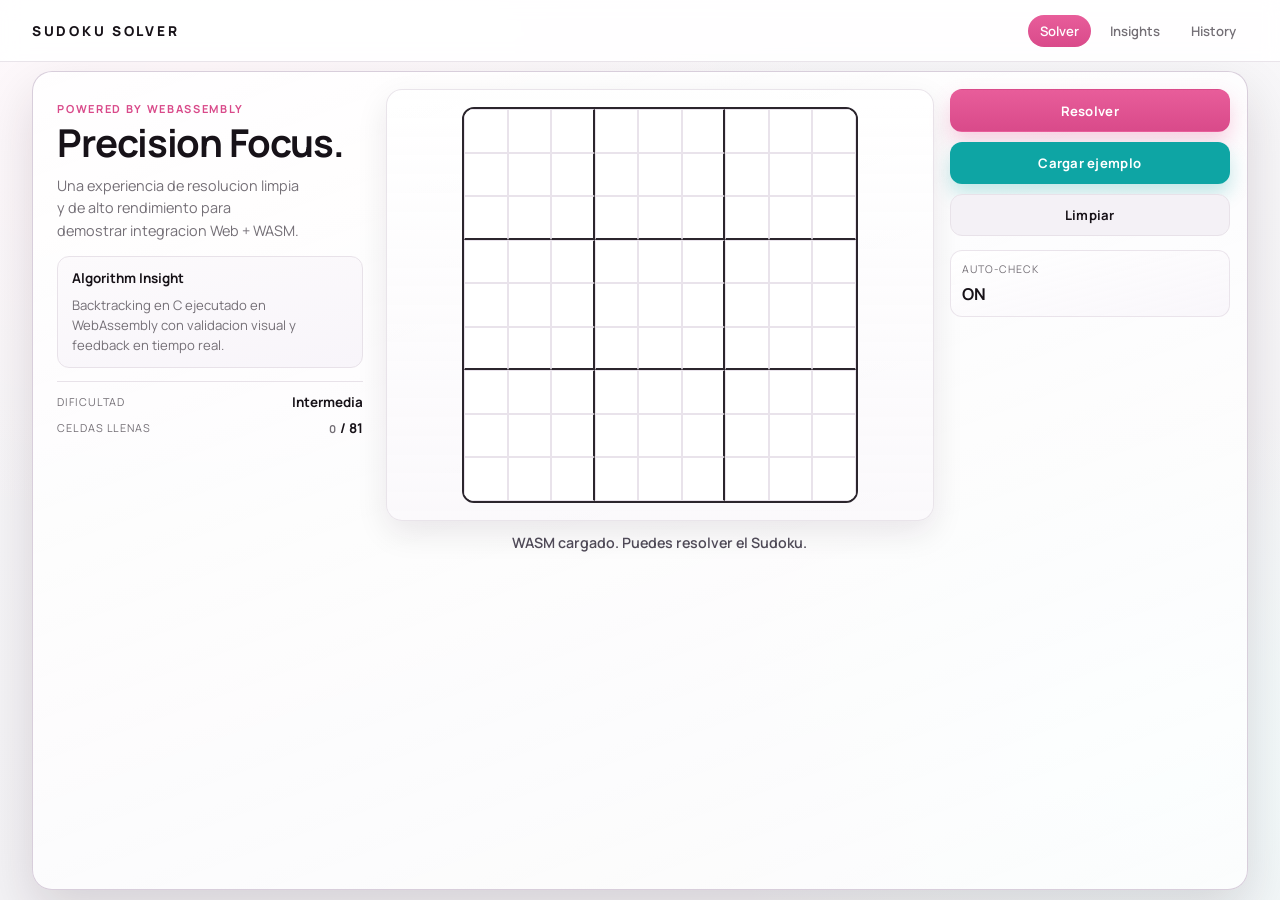
<file: web/index.html>
<!DOCTYPE html>
<html lang="es">
<head>
  <meta charset="UTF-8" />
  <meta name="viewport" content="width=device-width, initial-scale=1" />
  <title>Sudoku WASM</title>
  <link rel="stylesheet" href="style.css" />
</head>
<body>
<div class="app-bg"></div>

<header class="navbar" aria-label="Navegacion principal">
  <div class="navbar-inner">
    <p class="brand">Sudoku Solver</p>
    <nav class="tabs">
      <a href="#" class="tab is-active" aria-current="page">Solver</a>
      <a href="#" class="tab">Insights</a>
      <a href="#" class="tab">History</a>
    </nav>
  </div>
</header>

<main class="app-shell">
  <section class="hero" aria-label="Sudoku Workspace">
    <section class="hero-panel hero-panel-left">
      <p class="eyebrow">Powered by WebAssembly</p>
      <h1 class="headline">Precision Focus.</h1>
      <p class="lead">Una experiencia de resolucion limpia y de alto rendimiento para demostrar integracion Web + WASM.</p>

      <article class="insight-box">
        <p class="insight-title">Algorithm Insight</p>
        <p class="insight-body">Backtracking en C ejecutado en WebAssembly con validacion visual y feedback en tiempo real.</p>
      </article>

      <div class="stats-list">
        <div class="stat-row">
          <span>Dificultad</span>
          <strong id="difficultyLevel">Intermedia</strong>
        </div>
        <div class="stat-row">
          <span>Celdas llenas</span>
          <strong><span id="filledCount">0</span> / 81</strong>
        </div>
      </div>
    </section>

    <section class="hero-panel hero-panel-board">
      <div class="board-card">
        <div id="board" class="sudoku-grid" aria-label="Tablero de Sudoku"></div>
      </div>
      <p id="status" class="status status--info" role="status" aria-live="polite">Inicializando WASM...</p>
    </section>

    <aside class="hero-panel hero-panel-right" aria-label="Acciones y controles">
      <button id="solveBtn" class="btn btn-primary">Resolver</button>
      <button id="exampleBtn" class="btn btn-accent">Cargar ejemplo</button>
      <button id="clearBtn" class="btn btn-ghost">Limpiar</button>

      <div class="control-card">
        <p class="control-title">Auto-check</p>
        <p class="control-value">ON</p>
      </div>
    </aside>
  </section>
</main>

<script src="../wasm/sudoku.js"></script>
<script src="main.js"></script>

</body>
</html>
</file>
<file: web/style.css>
@import url("https://fonts.googleapis.com/css2?family=Manrope:wght@500;600;700;800&display=swap");

:root {
  --bg: #f6f5f7;
  --surface: #ffffff;
  --surface-alt: #fcfafc;
  --text: #171218;
  --muted: #746f76;
  --border: #e8e2e9;

  --pink-100: #fff1f8;
  --pink-300: #f5bfd8;
  --pink-500: #e85d9a;
  --pink-600: #d94a8a;

  --accent: #0ea5a4;
  --danger: #ef8d93;
  --success-soft: #f3eef5;

  --shadow-soft: 0 12px 32px rgba(32, 16, 28, 0.09);
  --shadow-card: 0 22px 52px rgba(32, 16, 28, 0.14);

  --cell-size: clamp(1.95rem, 3.4vw, 2.95rem);
  --cell-font-size: clamp(1rem, 1.7vw, 1.35rem);
}

* {
  box-sizing: border-box;
}

body {
  margin: 0;
  min-height: 100svh;
  font-family: "Manrope", "Segoe UI", sans-serif;
  color: var(--text);
  background: var(--bg);
  overflow: hidden;
}

.app-bg {
  position: fixed;
  inset: 0;
  z-index: -1;
  background:
    radial-gradient(80% 80% at 15% 8%, #fff8fb 0%, transparent 65%),
    radial-gradient(60% 70% at 90% 85%, #f2fbfb 0%, transparent 58%),
    linear-gradient(180deg, #f8f7f9 0%, #f3f2f5 100%);
}

.navbar {
  position: sticky;
  top: 0;
  z-index: 20;
  width: 100%;
  height: 3.9rem;
  border-bottom: 1px solid rgba(232, 226, 233, 0.92);
  background: rgba(255, 255, 255, 0.88);
  backdrop-filter: blur(8px);
}

.navbar-inner {
  height: 100%;
  width: min(1400px, 96vw);
  margin: 0 auto;
  padding: 0 0.4rem;
  display: flex;
  align-items: center;
  justify-content: space-between;
}

.app-shell {
  width: min(1440px, 96vw);
  margin: 0 auto;
  height: calc(100svh - 3.9rem);
  padding: 0.55rem 0.4rem 0.65rem;
}

.brand {
  margin: 0;
  font-size: 0.85rem;
  letter-spacing: 0.2em;
  text-transform: uppercase;
  font-weight: 800;
}

.tabs {
  display: flex;
  gap: 0.45rem;
}

.tab {
  text-decoration: none;
  color: var(--muted);
  font-weight: 600;
  font-size: 0.82rem;
  border-radius: 999px;
  padding: 0.45rem 0.75rem;
  transition: color 0.22s ease, background-color 0.22s ease;
}

.tab:hover {
  color: var(--text);
  background: #f4f2f6;
}

.tab.is-active {
  color: #fff;
  background: linear-gradient(180deg, var(--pink-500), var(--pink-600));
}

.hero {
  height: 100%;
  min-height: 0;
  margin-top: 0;
  padding: clamp(0.75rem, 1.35vw, 1.15rem);
  display: grid;
  grid-template-columns: minmax(250px, 320px) 1fr minmax(210px, 280px);
  gap: clamp(0.85rem, 1.25vw, 1.2rem);
  align-items: start;
  border-radius: 20px;
  background: linear-gradient(160deg, rgba(255, 255, 255, 0.82), rgba(255, 255, 255, 0.7));
  border: 1px solid rgba(216, 206, 219, 0.98);
  box-shadow: var(--shadow-card);
}

.hero-panel {
  min-width: 0;
}

.hero-panel-left {
  padding: 0.75rem 0.45rem 0.55rem;
}

.eyebrow {
  margin: 0;
  color: var(--pink-600);
  font-size: 0.69rem;
  letter-spacing: 0.15em;
  text-transform: uppercase;
  font-weight: 700;
}

.headline {
  margin: 0.5rem 0 0;
  line-height: 1;
  font-size: clamp(1.9rem, 3vw, 2.7rem);
  letter-spacing: -0.03em;
}

.lead {
  margin: 0.75rem 0 0.9rem;
  color: var(--muted);
  line-height: 1.55;
  font-size: 0.9rem;
  max-width: 27ch;
}

.insight-box {
  background: linear-gradient(170deg, var(--surface-alt), #f8f5fa);
  border: 1px solid var(--border);
  border-radius: 12px;
  padding: 0.72rem 0.82rem;
}

.insight-title {
  margin: 0;
  font-weight: 700;
  font-size: 0.84rem;
}

.insight-body {
  margin: 0.5rem 0 0;
  color: var(--muted);
  line-height: 1.55;
  font-size: 0.82rem;
}

.stats-list {
  margin-top: 0.78rem;
  padding-top: 0.68rem;
  border-top: 1px solid var(--border);
  display: grid;
  gap: 0.52rem;
}

.stat-row {
  display: flex;
  justify-content: space-between;
  align-items: center;
  font-size: 0.84rem;
}

.stat-row span {
  color: var(--muted);
  text-transform: uppercase;
  letter-spacing: 0.08em;
  font-size: 0.68rem;
}

.stat-row strong {
  font-weight: 700;
}

.hero-panel-board {
  display: grid;
  justify-items: center;
  gap: 0.75rem;
}

.board-card {
  width: 100%;
  display: grid;
  place-items: center;
  background: linear-gradient(180deg, rgba(255, 255, 255, 0.95), rgba(250, 248, 251, 0.86));
  border: 1px solid rgba(232, 226, 233, 0.92);
  border-radius: 16px;
  box-shadow: var(--shadow-soft);
  padding: clamp(0.78rem, 1.55vw, 1.05rem);
}

.sudoku-grid {
  display: grid;
  grid-template-columns: repeat(9, var(--cell-size));
  grid-auto-rows: var(--cell-size);
  gap: 0;
  border: 2px solid #2b252d;
  border-radius: 12px;
  overflow: hidden;
  background: #fff;
}

.cell {
  width: var(--cell-size);
  height: var(--cell-size);
  border: 1px solid #e9e3eb;
  outline: none;
  text-align: center;
  font-size: var(--cell-font-size);
  font-weight: 700;
  color: #2b2630;
  background: #fff;
  caret-color: transparent;
  transition: background-color 0.24s ease, box-shadow 0.24s ease, color 0.24s ease;
}

.cell:hover {
  background: #fffbfd;
}

.cell:focus {
  background: var(--pink-100);
  box-shadow: inset 0 0 0 2px var(--pink-500);
}

.cell.bold-right {
  border-right: 2px solid #2b252d;
}

.cell.bold-bottom {
  border-bottom: 2px solid #2b252d;
}

.cell.is-error {
  background: #fff3f4;
  color: #ba4650;
  box-shadow: inset 0 0 0 2px var(--danger);
}

.cell.is-correct {
  background: var(--success-soft);
  color: #342e3a;
}

.hero-panel-right {
  display: grid;
  align-content: start;
  gap: 0.62rem;
}

.btn {
  width: 100%;
  border: 1px solid transparent;
  border-radius: 12px;
  padding: 0.7rem 0.9rem;
  font: inherit;
  font-weight: 700;
  font-size: 0.82rem;
  letter-spacing: 0.02em;
  cursor: pointer;
  transition: transform 0.2s ease, box-shadow 0.2s ease, background-color 0.2s ease;
}

.btn:hover {
  transform: translateY(-1px);
}

.btn:focus-visible {
  outline: 2px solid var(--accent);
  outline-offset: 2px;
}

.btn-primary {
  color: #fff;
  background: linear-gradient(180deg, var(--pink-500), var(--pink-600));
  box-shadow: 0 10px 20px rgba(232, 93, 154, 0.29);
}

.btn-accent {
  color: #fff;
  background: var(--accent);
  box-shadow: 0 10px 18px rgba(14, 165, 164, 0.25);
}

.btn-ghost {
  color: var(--text);
  background: #f4f1f6;
  border-color: var(--border);
}

.control-card {
  margin-top: 0.25rem;
  background: linear-gradient(165deg, rgba(255, 255, 255, 0.92), rgba(248, 245, 250, 0.85));
  border: 1px solid rgba(232, 226, 233, 0.9);
  border-radius: 12px;
  padding: 0.68rem;
}

.control-title {
  margin: 0;
  color: var(--muted);
  text-transform: uppercase;
  letter-spacing: 0.1em;
  font-size: 0.66rem;
}

.control-value {
  margin: 0.42rem 0 0;
  font-size: 1.02rem;
  font-weight: 700;
}

.status {
  margin: 0;
  min-height: 1.25rem;
  text-align: center;
  font-size: 0.89rem;
  font-weight: 600;
  color: var(--muted);
  transition: color 0.24s ease;
}

.status--ok {
  color: #4f4a57;
}

.status--error {
  color: #ba4650;
}

.status--info {
  color: var(--muted);
}

@media (max-width: 1040px) {
  body {
    overflow: auto;
  }

  .app-shell {
    height: auto;
    padding-bottom: 0.95rem;
  }

  .hero {
    grid-template-columns: 1fr;
    min-height: auto;
    height: auto;
  }

  .hero-panel-left {
    order: 2;
  }

  .hero-panel-board {
    order: 1;
  }

  .hero-panel-right {
    order: 3;
    grid-template-columns: repeat(3, minmax(130px, 1fr));
    align-items: start;
  }

  .control-card {
    margin-top: 0;
    grid-column: 1 / -1;
  }
}

@media (max-width: 680px) {
  .app-shell {
    width: min(98vw, 660px);
  }

  .navbar {
    height: auto;
  }

  .navbar-inner {
    padding: 0.7rem 0.8rem;
    flex-direction: column;
    align-items: flex-start;
    gap: 0.55rem;
  }

  .hero-panel-right {
    grid-template-columns: 1fr;
  }

  .tab {
    font-size: 0.76rem;
    padding: 0.4rem 0.62rem;
  }
}
</file>
